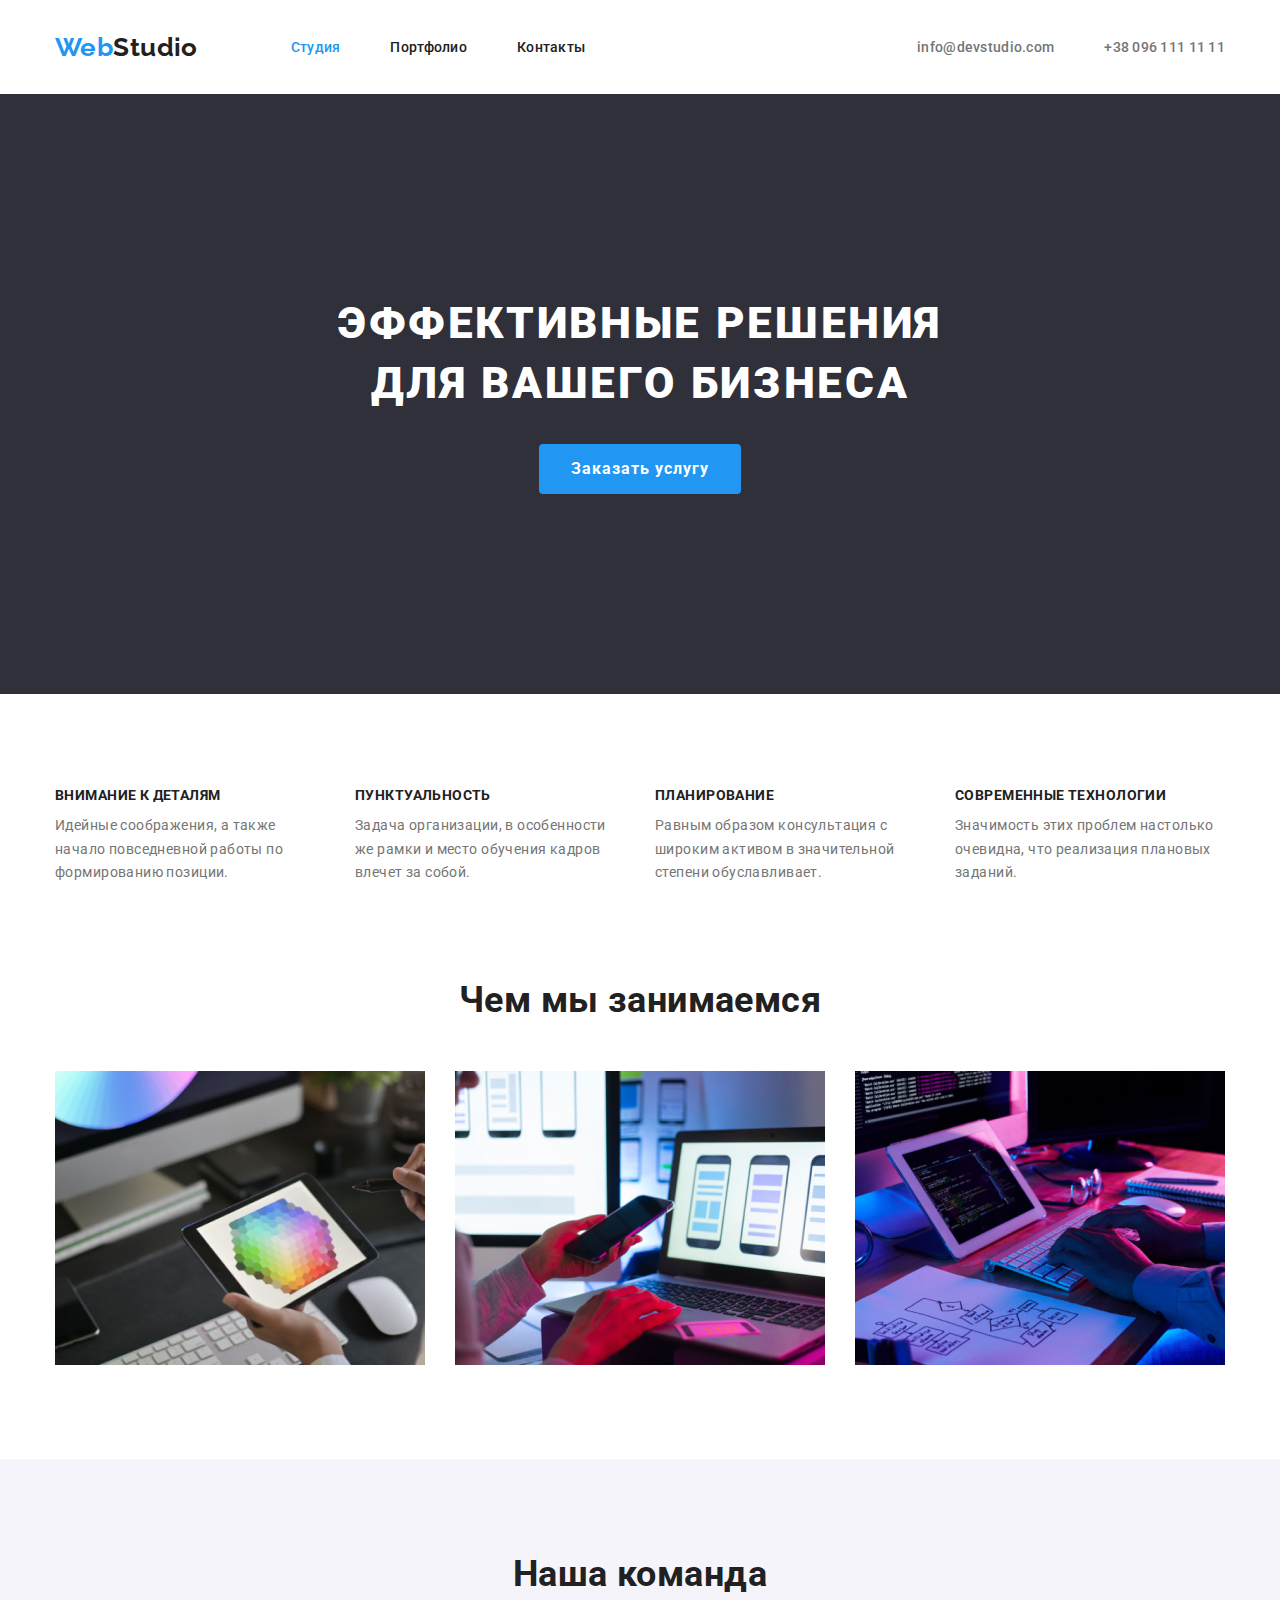
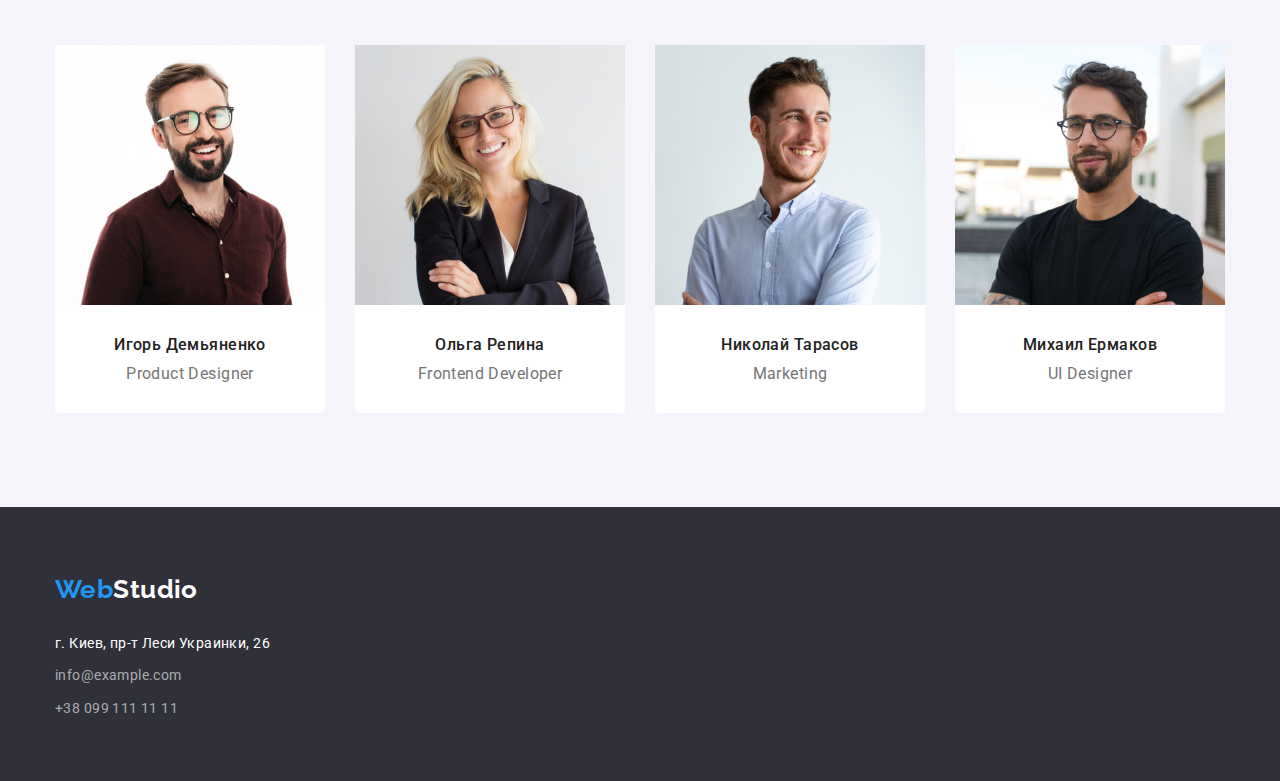
<file: index.html>
<!DOCTYPE html>
<html lang="ru">

<head>
    <meta charset="UTF-8">
    <meta http-equiv="X-UA-Compatible" content="IE=edge">
    <meta name="viewport" content="width=device-width, initial-scale=1.0">
    <title>Document</title>
    <link rel="stylesheet" href="https://cdnjs.cloudflare.com/ajax/libs/modern-normalize/1.1.0/modern-normalize.min.css">
    <link href="https://fonts.googleapis.com/css2?family=Raleway:wght@700&family=Roboto:wght@400;500;700;900&display=swap"
    rel="stylesheet">
    <link rel="stylesheet" href="./CSS/styles.css">
</head>

<body>
    <header class="header">
        <div class="container main-header">
        <nav class="header-nav">
            <a href="./index.html" class="logo link"><span class="first-word">Web</span>Studio</a>
            <ul class="site-nav list">
                <li><a href="./index.html" class="studio-link link item">Студия</a></li>
                <li><a href="./portfolio.html" class="link item">Портфолио</a></li>
                <li><a href="" class="contacts-link link item">Контакты</a></li>
            </ul>
        </nav>
        <ul class="contacts list">
            <li class="contact-item"><a href="mailto:info@devstudio.com" class="item">info@devstudio.com</a></li>
            <li class="contact-item"><a href="tel:+380961111111" class="item">+38 096 111 11 11</a></li>
        </ul>
        </div>
    </header>
    <main>
        <!--Секция герой-->
        <section class="section-hero">
            <div class="container hero-content">
            <h1>Эффективные решения для вашего бизнеса</h1>
            <button type="button" >Заказать услугу</button> 
            </div>
        </section>
        <!--Секция с особенностями-->
        <section class="features">
            <div class="container">
            <h2 class="visually-hidden">Особенности</h2>
            <ul class="list features-list">
                <li class="features-item">
                    <h3 class="title">Внимание к деталям</h3>
                    <p>Идейные соображения, а также начало повседневной работы по формированию позиции.</p>
                </li>
                <li class="features-item">
                    <h3 class="title">Пунктуальность</h3>
                    <p>Задача организации, в особенности же рамки и место обучения кадров влечет за собой.</p>
                </li>
                <li class="features-item">
                    <h3 class="title">Планирование</h3>
                    <p>Равным образом консультация с широким активом в значительной степени обуславливает.</p>
                </li>
                <li class="features-item">
                    <h3 class="title">Современные технологии</h3>
                    <p>Значимость этих проблем настолько очевидна, что реализация плановых заданий.</p>
                </li>
            </ul>
            </div>
        </section>

        <!--Секция о работе-->
        <section class="work">
            <div class="container work-container">
            <h2 class="main-title">Чем мы занимаемся</h2>
            <ul class="work-list list">
                <li class="work-item"><img src="./images/section3/img.jpg" width="370" height="294" alt="Печать на планшете"></li>
                <li class="work-item"><img src="./images/section3/img-2.jpg" width="370" height="294" alt="Печать на ноутбуке"></li>
                <li class="work-item"><img src="./images/section3/img-3.jpg" width="370" height="294" alt="Планшет с изображением палитры">
                </li>
            </ul>
            </div>
        </section>
        <!--Секция команды-->
        <section class="team">
            <div class="container team-container">
            <h2 class="main-title">Наша команда</h2>
            <ul class="team-list list">
                <li class="team-item">
                    <img src="./images/section4/img.jpg" width="270" height="260" alt="Изображение мужчини">
                    <div class="text-item">
                    <h3 class="team-title">Игорь Демьяненко</h3>
                    <p>Product Designer</p>
                    </div>
                </li>
                <li class="team-item">
                    <img src="./images/section4/img-2.jpg" width="270" height="260" alt="Изображение женщини">
                    <div class="text-item">
                    <h3 class="team-title">Ольга Репина</h3>
                    <p>Frontend Developer</p>
                    </div>
                </li>
                <li class="team-item">
                    <img src="./images/section4/img-3.jpg" width="270" height="260" alt="Изображение мужчини">
                    <div class="text-item">
                    <h3 class="team-title">Николай Тарасов</h3>
                    <p>Marketing</p>
                    </div>
                </li>
                <li class="team-item">
                    <img src="./images/section4/img-4.jpg" width="270" height="260" alt="Изображение мужчини">
                    <div class="text-item">
                    <h3 class="team-title">Михаил Ермаков</h3>
                    <p>UI Designer</p>
                    </div>
                </li>
            </ul>
            </div>
        </section>
    </main>
    <footer class="footer">
        <div class="container footer-container">
        <a href="./index.html" class="logo footer-logo link"><span class="first-word">Web</span>Studio</a>
                <address>
                    <ul class="contacts-list list">
                        <li class="fact-address footer-item"> <a href="https://www.google.com/maps/place/бул.+Леси+Украинки,+26,+Киев,+02000/@50.4265807,30.5361971,17z/data=!3m1!4b1!4m5!3m4!1s0x40d4cf0e033ecbe9:0x57a4dffefec77da0!8m2!3d50.4265807!4d30.5383858" target="_blank"
                rel="noopener nofollow noreferrer" class="link address">г. Киев, пр-т Леси Украинки, 26</a></li>
                        <li class="footer-item"><a href="mailto:info@example.com" class="address">info@example.com</a></li>
                        <li class="footer-item"><a href="tel:+380991111111" class="address">+38 099 111 11 11</a></li>
                    </ul>
                </address>
         </div>
    </footer>
</body>
</html>
</file>
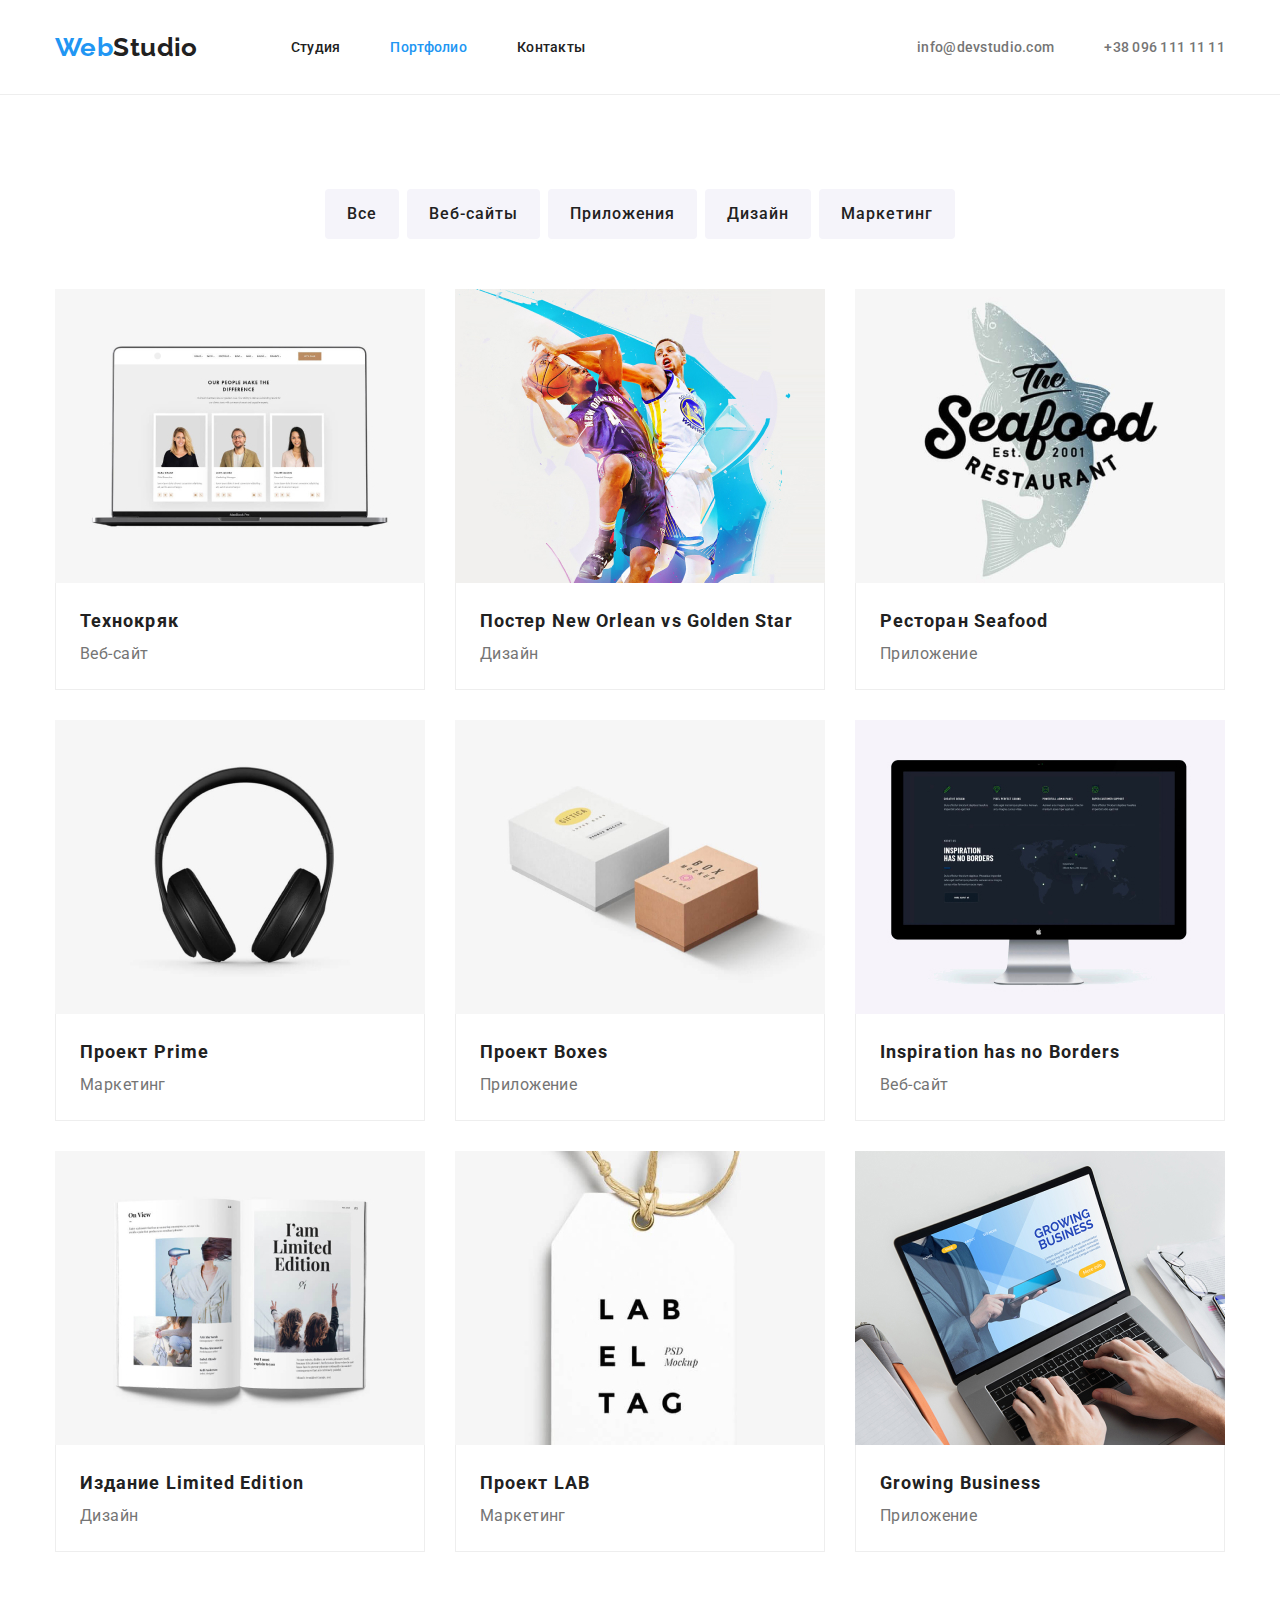
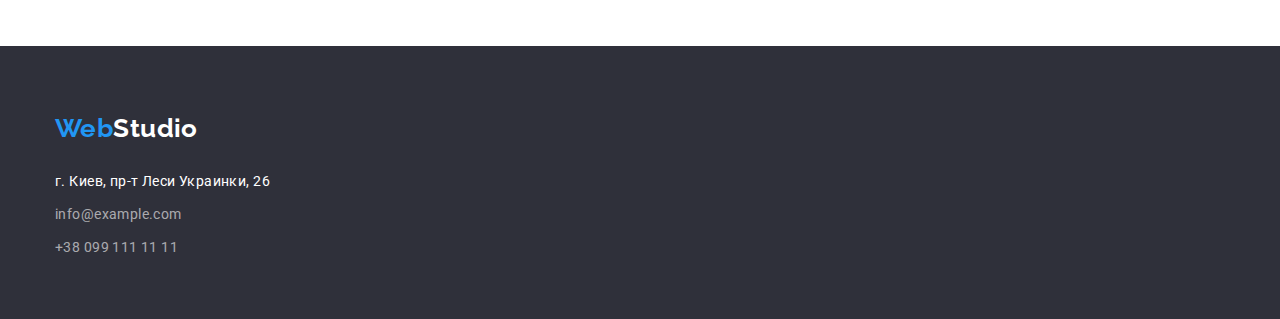
<file: portfolio.html>
<!DOCTYPE html>
<html lang="ru">

<head>
    <meta charset="UTF-8">
    <meta http-equiv="X-UA-Compatible" content="IE=edge">
    <meta name="viewport" content="width=device-width, initial-scale=1.0">
    <title>Document</title>
    <link rel="stylesheet" href="https://cdnjs.cloudflare.com/ajax/libs/modern-normalize/1.1.0/modern-normalize.min.css">
    <link rel="stylesheet" href="https://fonts.googleapis.com/css2?family=Raleway:wght@700&family=Roboto:wght@400;500;700;900&display=swap">
    <link rel="stylesheet" href="./CSS/styles.css">
</head>

<body>
    <header class="header header-portfolio">
        <div class="container main-header">
            <nav class="header-nav">
                <a href="./index.html" class="logo link"><span class="first-word">Web</span>Studio</a>
                <ul class="site-nav list">
                    <li><a href="./index.html" class="link item">Студия</a></li>
                    <li><a href="./portfolio.html" class="portfolio-link link item">Портфолио</a></li>
                    <li><a href="" class="contacts-link link item">Контакты</a></li>
                </ul>
            </nav>
        <ul class="contacts list">
            <li class="contact-item"><a href="mailto:info@devstudio.com" class="item">info@devstudio.com</a></li>
            <li class="contact-item"><a href="tel:+380961111111" class="item">+38 096 111 11 11</a></li>
        </ul>
        </div>
    </header>
    <main>
        <section class="section-main">
            <div class="container">
            <h1 class="visually-hidden">Портфолио</h1>
            <!-- Список кнопок -->
            <ul class="buttons-list list">
                <li class="button-item button-item-first"><button type="button">Все</button></li>
                <li class="button-item"><button type="button web">Веб-сайты</button></li>
                <li class="button-item"><button type="button">Приложения</button></li>
                <li class="button-item"><button type="button">Дизайн</button></li>
                <li class="button-item"><button type="button">Маркетинг</button></li>
            </ul>
            <!--Список проектов-->
            <ul class="project-list list">
                <li class="project-item"><a href="" class="project-link">
                    <img src="./images/HT2/img.jpg" width="370" height="294" alt="Изображение с ноутбуком">
                    <div class="project-text">
                    <h2>Технокряк</h2>
                    <p class="paragraph">Веб-сайт</p>
                    </div>
                    </a>

                </li>
                <li class="project-item"><a href="" class="project-link">
                    <img src="./images/HT2/img-2.jpg" width="370" height="294" alt="Баскетболисты">
                    <div class="project-text">
                    <h2>Постер New Orlean vs Golden Star</h2>
                    <p>Дизайн</p>
                    </div>
                    </a>
                </li>
                <li class="project-item"><a href="" class="project-link">
                    <img src="./images/HT2/img-3.jpg" width="370" height="294" alt="Логотип ресторана">
                    <div class="project-text">
                    <h2>Ресторан Seafood</h2>
                    <p>Приложение</p>
                    </div>
                    </a>
                </li>
                <li class="project-item"><a href="" class="project-link">
                    <img src="./images/HT2/img-4.jpg" width="370" height="294" alt="Изображение с наушникми">
                    <div class="project-text">
                    <h2>Проект Prime</h2>
                    <p>Маркетинг</p>
                    </div>
                    </a>
                </li>
                <li class="project-item"><a href="" class="project-link">
                    <img src="./images/HT2/img-5.jpg" width="370" height="294" alt="Изображение с коробками">
                    <div class="project-text">
                    <h2>Проект Boxes</h2>
                    <p>Приложение</p>
                    </div>
                </a>
                </li>
                <li class="project-item"><a href="" class="project-link">
                    <img src="./images/HT2/img-6.jpg" width="370" height="294" alt="Изображение с екраном">
                    <div class="project-text">
                    <h2 lang="en">Inspiration has no Borders</h2>
                    <p>Веб-сайт</p>
                    </div>
                    </a>
                </li>
                <li class="project-item"><a href="" class="project-link">
                    <img src="./images/HT2/img-7.jpg" width="370" height="294" alt="Изображение с журналом">
                    <div class="project-text">
                    <h2>Издание Limited Edition</h2>
                    <p>Дизайн</p>
                    </div>
                    </a>
                </li>
                <li class="project-item"><a href="" class="project-link">
                    <img src="./images/HT2/img-8.jpg" width="370" height="294" alt="Изображение с лейблом">
                    <div class="project-text">
                    <h2>Проект LAB</h2>
                    <p>Маркетинг</p>
                    </div>
                    </a>
                </li>
                <li class="project-item"><a href="" class="project-link">
                    <img src="./images/HT2/img-9.jpg" width="370" height="294" alt="Изображение рук с ноутбуком">
                    <div class="project-text">
                    <h2 lang="en">Growing Business</h2>
                    <p>Приложение</p>
                    </div>
                    </a>
                </li>
            </ul>
            </div>
        </section>
    </main>
    <footer class="footer">
        <div class="container">
            <a href="./index.html" class="footer-logo link"><span class="first-word">Web</span>Studio</a>
            <address>
                <ul class="contacts-list list">
                    <li class="fact-address footer-item"> <a
                            href="https://www.google.com/maps/place/бул.+Леси+Украинки,+26,+Киев,+02000/@50.4265807,30.5361971,17z/data=!3m1!4b1!4m5!3m4!1s0x40d4cf0e033ecbe9:0x57a4dffefec77da0!8m2!3d50.4265807!4d30.5383858"
                            target="_blank" rel="noopener nofollow noreferrer" class="link address">г. Киев, пр-т Леси
                            Украинки, 26</a></li>
                    <li class="footer-item"><a href="mailto:info@example.com" class="address">info@example.com</a></li>
                    <li class="footer-item"><a href="tel:+380991111111" class="address">+38 099 111 11 11</a></li>
                </ul>
            </address>
        </div>
    </footer>
</body>

</html>
</file>
<file: CSS/styles.css>
/* Цвет фона #FFFFFF  */
/* Вторичный цвет фона #2F303A */
/* Акцент фона #F5F4FA */
/* Основной цвет текста #757575 */
/* Цвет загаловков #212121 */
/* Акцент #2196F3 */

:root {
    --bgc: #FFFFFF;
    --secondary-bgc: #2F303A;
    --bgc-accent: #F5F4FA;
    --text-color: #757575;
    --header-color: #212121;
    --accent-text: #2196F3;
}

p,h1,h2,h3,h4,h5,h6 {
    margin: 0;
}

ul,ol {
    margin: 0;
    padding-left: 0;
}
button {
    cursor: pointer;
}

img {
    display: block;
}

body {
    background-color: var(--bgc);
    color: var(--text-color);

    font-family: Roboto, sans-serif;
    font-size: 14px;
    letter-spacing: 0.03em;
}

.list {
    list-style: none;
}

.link {
    text-decoration: none;
}

.visually-hidden {
    position: absolute;
    white-space: nowrap;
    width: 1px;
    height: 1px;
    overflow: hidden;
    border: 0;
    padding: 0;
    clip: rect(0 0 0 0);
    clip-path: inset(50%);
    margin: -1px;
}

.container {
    width: 1200px;
    margin: 0 auto;
    padding-left: 15px;
    padding-right: 15px;
}

/* ------------------------------------HEADER------------------------------------ */
.main-header {
    display: flex;

    align-items: center;
}

.header {
    padding-top: 25px;
    padding-bottom: 25px;
}

.header-nav {
    display: flex;

    align-items: center;
}

.logo {
    color: var(--header-color);

    font-family: Raleway,sans-serif;
    font-weight: 700;
    font-size: 26px;
    line-height: 1.7;

    margin-right: 93px;
    

    }

.logo .first-word {
    color: var(--accent-text);
}

/* site-nav */

.site-nav {
    display: flex;
} 

.site-nav > li:not( :last-child) {
    margin-right: 50px;
}

.site-nav a {
    color: var(--header-color);

    font-weight: 500;
    line-height: 16px;
    letter-spacing: 0.02em;
}

.site-nav a:hover, 
.site-nav a:focus {
    color: var(--accent-text);
}

.site-nav .portfolio-link {
    color: var(--accent-text);
}

.site-nav .studio-link {
    color: var(--accent-text);
}
/* contacts */

.contacts {
    display: flex;
    margin-left: auto;
}

.contacts a {
    color: var(--text-color);
    text-decoration: none;

    font-weight: 500;
    line-height: 1.14;
    letter-spacing: 0.02em;
}

.contacts a:hover,
.contacts a:focus {
    color: var(--accent-text);
}

.contacts > .contact-item:not( :last-child) {
    margin-right: 50px;
}

.item {
    padding-top: 12px;
    padding-bottom: 12px;
}

/* ------------------------------------СЕКЦИЯ ГЕРОЙ-------------------------------- */


.section-hero {
    background-color: var(--secondary-bgc);
    padding-top: 200px;
    padding-bottom: 200px;
}

.hero-content {
    text-align: center;
}

h1 {
    color: var(--bgc);

    width: 696px;
    font-weight: 900;
    font-size: 44px;
    line-height: 1.36;
    letter-spacing: 0.06em;
    text-transform: uppercase;

    margin-left: auto;
    margin-right: auto;
    margin-bottom: 30px;
}

button {
    display: inline-block;


    background-color: var(--accent-text);
    color: var(--bgc);

    font-family: inherit;
    font-weight: 700;
    font-size: 16px;
    line-height: 1.87;
    letter-spacing: 0.06em;
    border-radius: 4px;
    
    min-width: 200px;
    height: 50px;
    padding: 10px 32px;
    border: 0;
}

/* -------------------------ОСОБЕННОСТИ--------------------------- */

.features {
    padding-top: 94px;
    padding-bottom: 94px;
}

.features-list {
    display: flex;
    justify-content: center;
}

.features-item {
    width: calc((100% - 90px) / 4);
    margin-right: 30px;
}

.features-item:last-child {
    margin-right: 0;
}

.features-item p {
font-size: 14px;
line-height: 1.7;
letter-spacing: 0.03em;
}


.title {
    color: var(--header-color);

    font-weight: 700;
    font-size: 14px;
    line-height: 1.14;
    text-transform: uppercase;

    margin-bottom: 10px;
}




/* -------------------------О РАБОТЕ--------------------------- */

.work {
    padding-top: 0;
    padding-bottom: 94px;
}

.main-title {
    color: var(--header-color);

    font-weight: 700;
    font-size: 36px;
    line-height: 1.17;
    text-align: center;

    margin-bottom: 50px;
}

.work-list {
    display: flex;
}

.work-item:not(:last-child) {
    margin-right: 30px;
}

/* -----------------------------СЕКЦИЯ О КОМАНДЕ---------------------------- */

.team {
    padding-top: 94px;
    padding-bottom: 94px;
}

.team {
    background-color: var(--bgc-accent);
}

.team-list {
    display: flex;
}

.text-item {
    width: 270px;

    background-color: var(--bgc);
    padding-top: 30px;
    padding-bottom: 30px;   
    text-align: center;
    border-radius: 0px 0px 4px 4px;

}

.team-item:not(:last-child) {
    margin-right: 30px;
}

.team-title {
    color: var(--header-color);

    font-weight: 500;
    font-size: 16px;
    line-height: 1.19;

    margin-bottom: 10px;
}

.team-item p {
    font-size: 16px;
    line-height: 1.19;
}

.project-link {
    text-decoration: none;
}

/* -------------------------------------FOOTER-------------------------------------- */


 .footer {
     background-color: var(--secondary-bgc);
     padding-top: 60px;
     padding-bottom: 60px;
 }

 .footer-logo {
     display: block;
     color: var(--bgc);

    font-family: Raleway,
    sans-serif;
    font-weight: 700;
    font-size: 26px;
    line-height: 1.7;

    margin-bottom: 20px;
    }

.footer-item {
    display: block;
    margin-bottom: 9px;
}

.footer-item:last-child {
    margin-bottom: 0;
}

.first-word {
    color: var(--accent-text);
}
 


.contacts-list {

    font-weight: 400;
    line-height: 1.7;
}


.contacts-list > .fact-address > a {
    color: var(--bgc);
    font-style: normal;
}

.contacts-list .address {
    color: rgba(255, 255, 255, 0.6);;
    text-decoration: none;
    font-style: normal;
}

.contacts-list .address:hover,
.contacts-list .address:focus {
    color: var(--accent-text);
}


/* --------------------------------------------СТРАНИЦА ПОРТФОЛИО------------------------------------ */

.header-portfolio {
    border-bottom: 1px solid #EEEEEE;
} 

/* Фильтры */

.section-main {
    padding-top: 94px;
    padding-bottom: 94px;
}

.buttons-list {
    display: flex;
    justify-content: center;
    margin-bottom: 50px;
}

.button-item {
    margin-right: 8px;
}

.button-item:last-child {
    margin-right: 0;
}

.button-item button {
    display: block;
    background-color: var(--bgc-accent);
    color: var(--header-color);

    font-weight: 500;
    font-size: 16px;
    line-height: 1.6;
    border-radius: 4px;

    min-width: 73px;
    padding: 6px 22px;
}


.button-item button:hover,
.button-item button:focus {
    background-color: var(--accent-text);
    color: var(--bgc);
}



/* Список проектов */

.projects-container {
    padding-top: 94px;
    padding-bottom: 94px;
}

.project-list {
    display: flex;
    flex-wrap: wrap;
}

.project-item {
    margin-right: 30px;
    margin-bottom: 30px;
}

.project-item:nth-last-child(-n+3) {
    margin-bottom: 0;
}

.project-item:nth-child(3n) {
    margin-right: 0;
}

.project-text {
    padding: 20px 24px;

    width: 370px;
    border: 1px solid #EEEEEE;
    border-top: 0;
}

li h2 {
    color: var(--header-color);

    font-weight: 700;
    font-size: 18px;
    line-height: 2;
    letter-spacing: 0.06em;
}
 
.project-item p {
    color: var(--text-color);

    font-weight: 400;
    font-size: 16px;
    line-height: 1.87;
}
</file>
